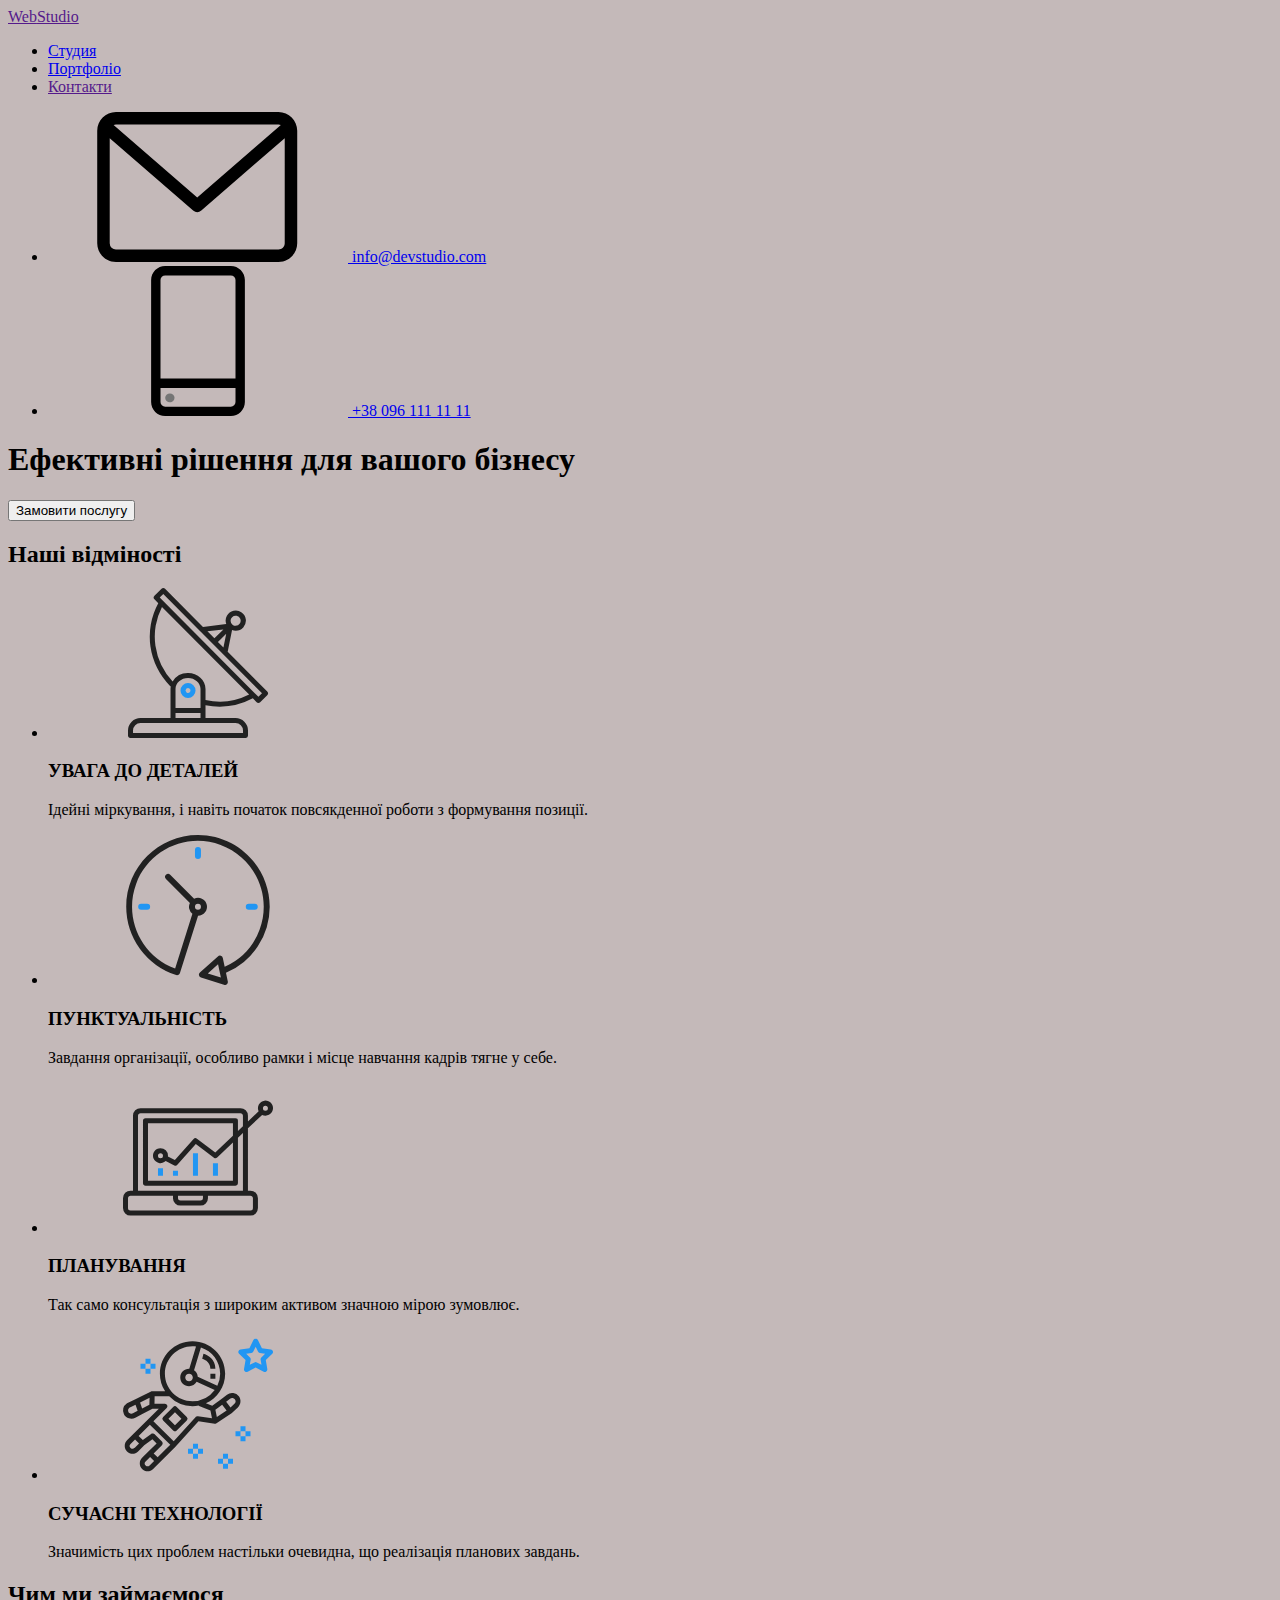
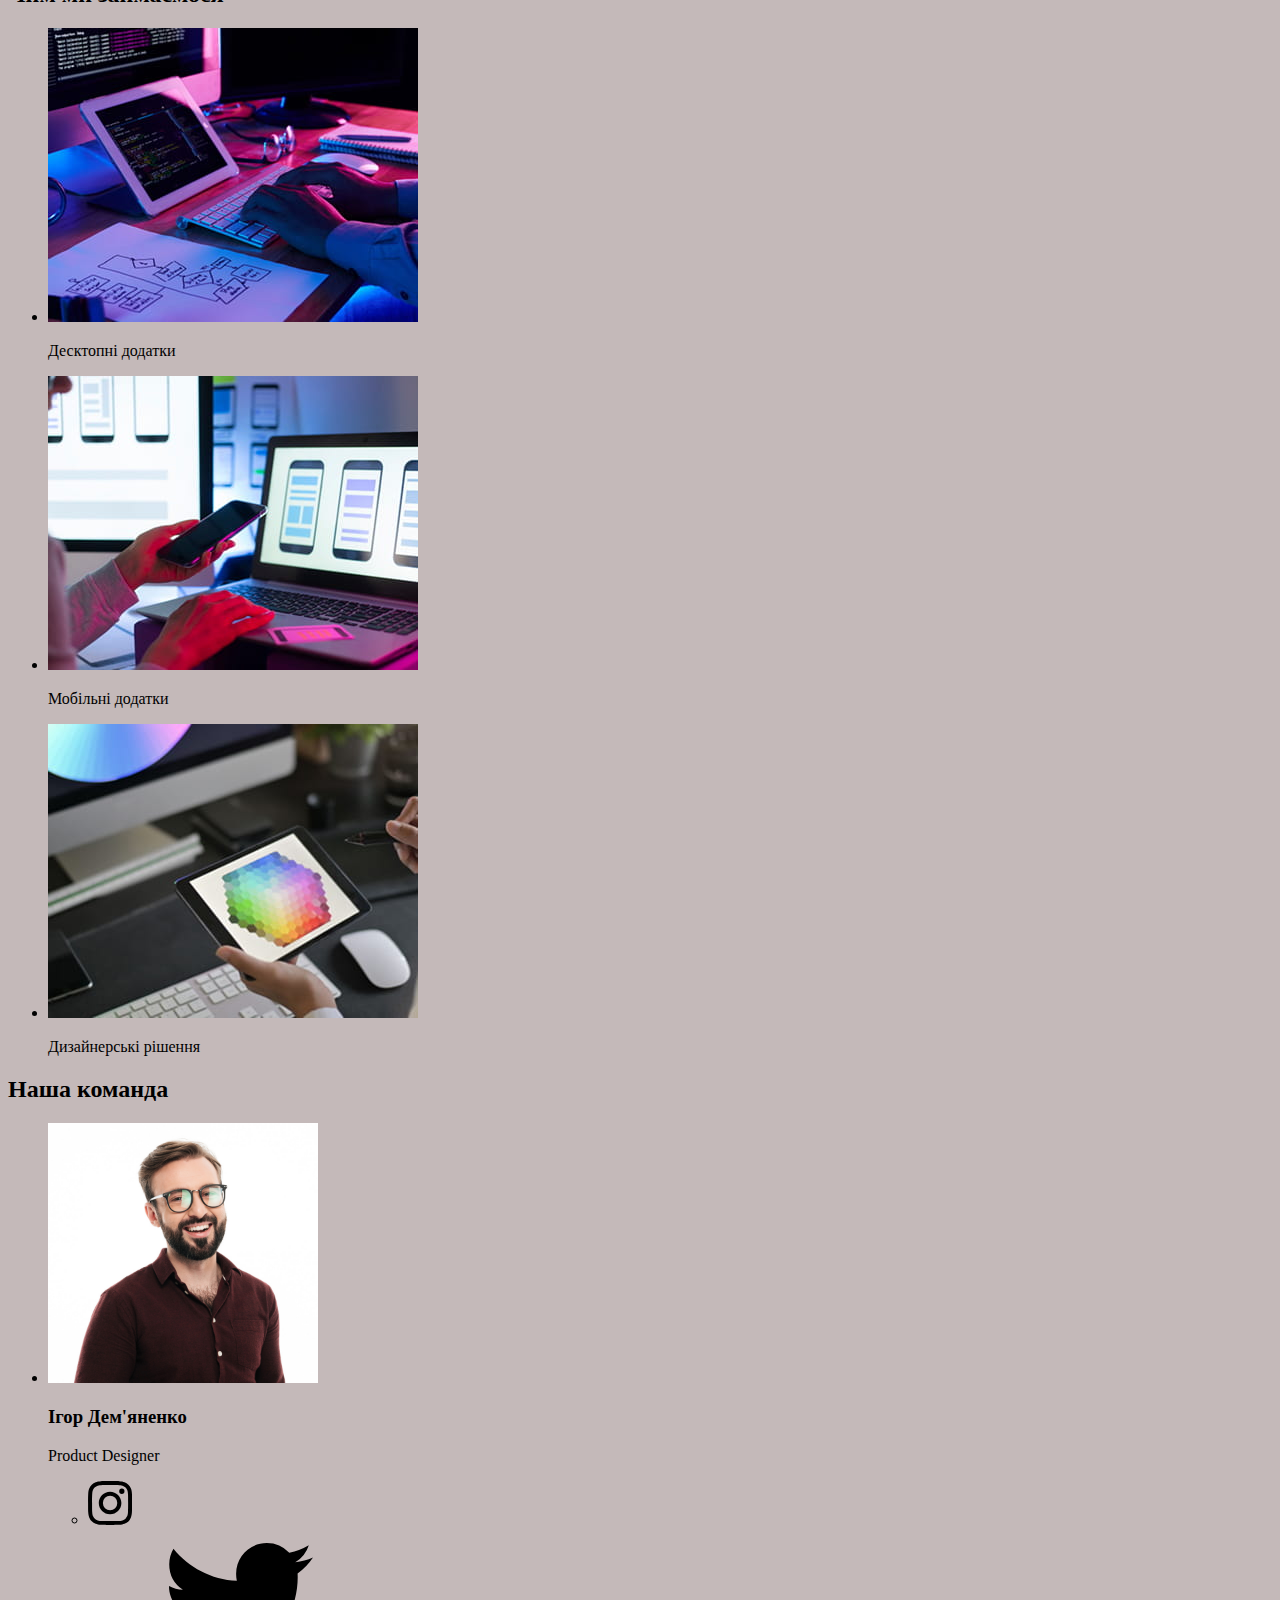
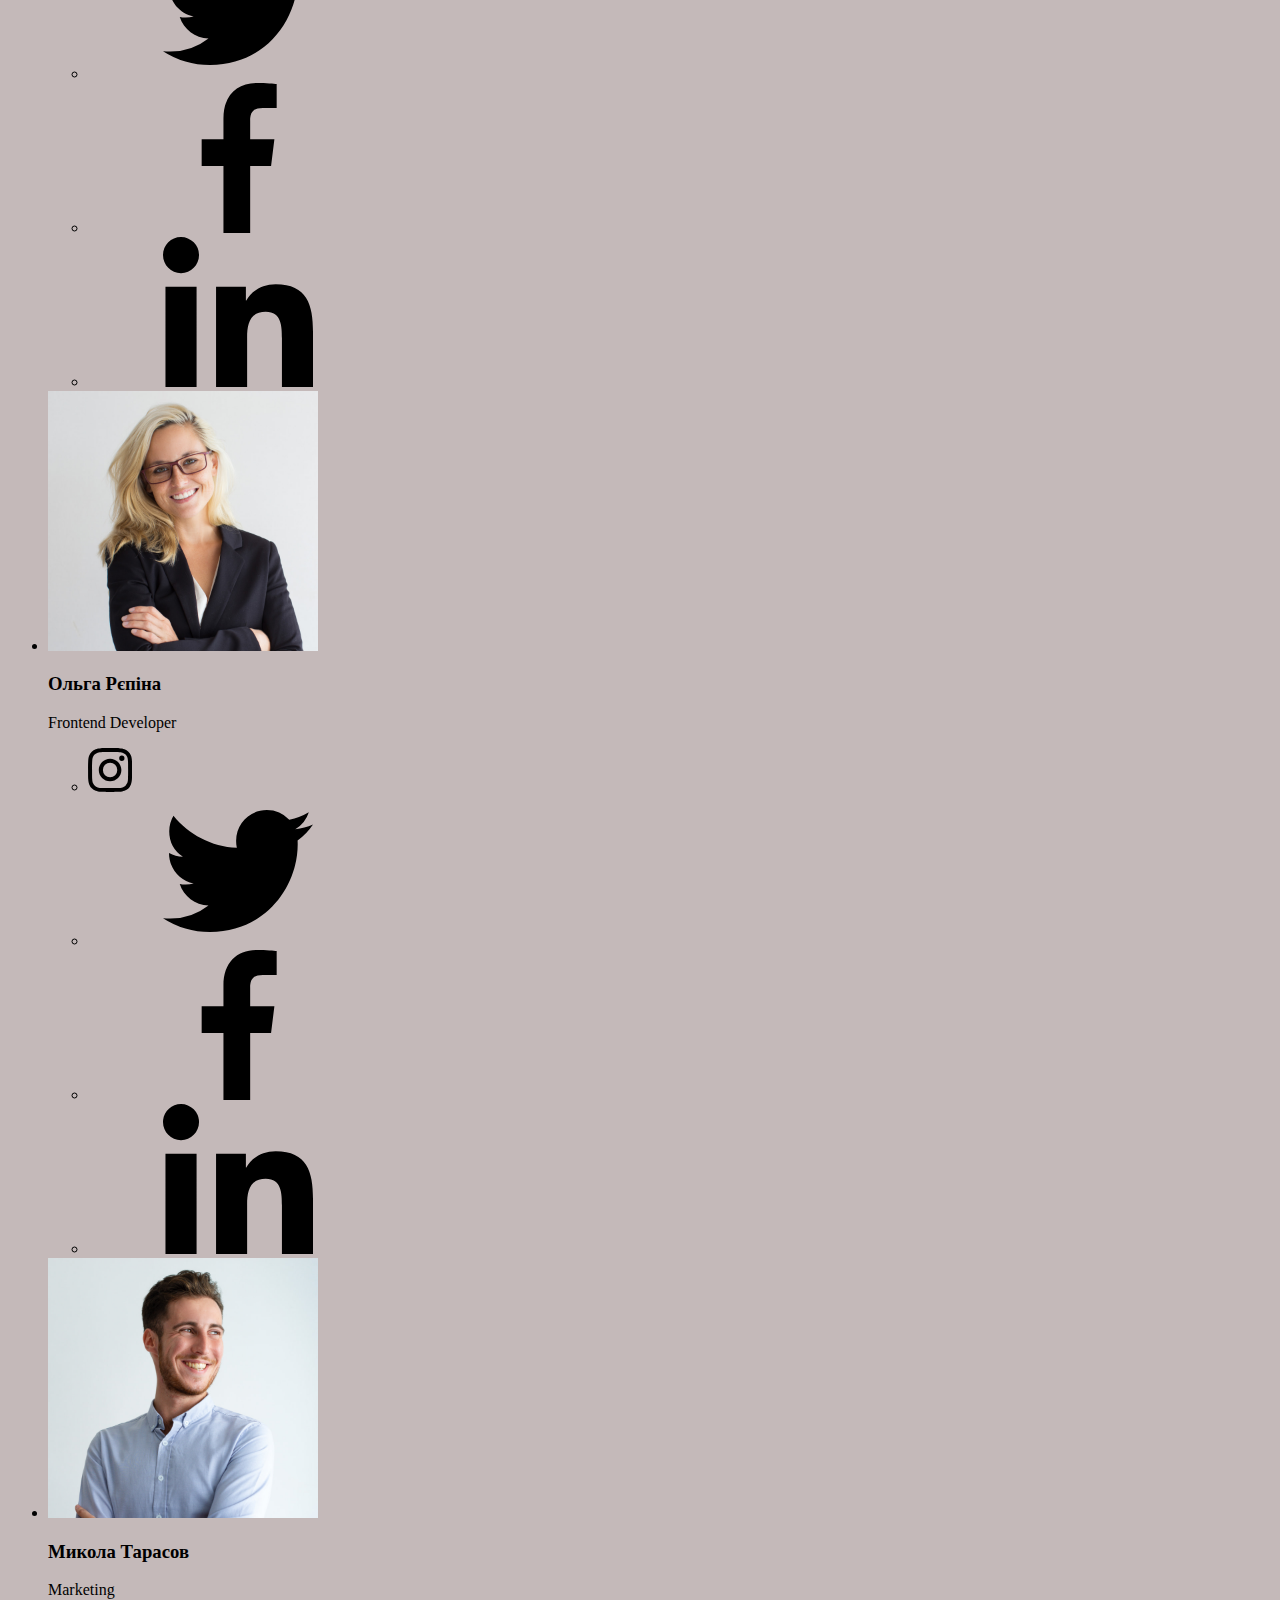
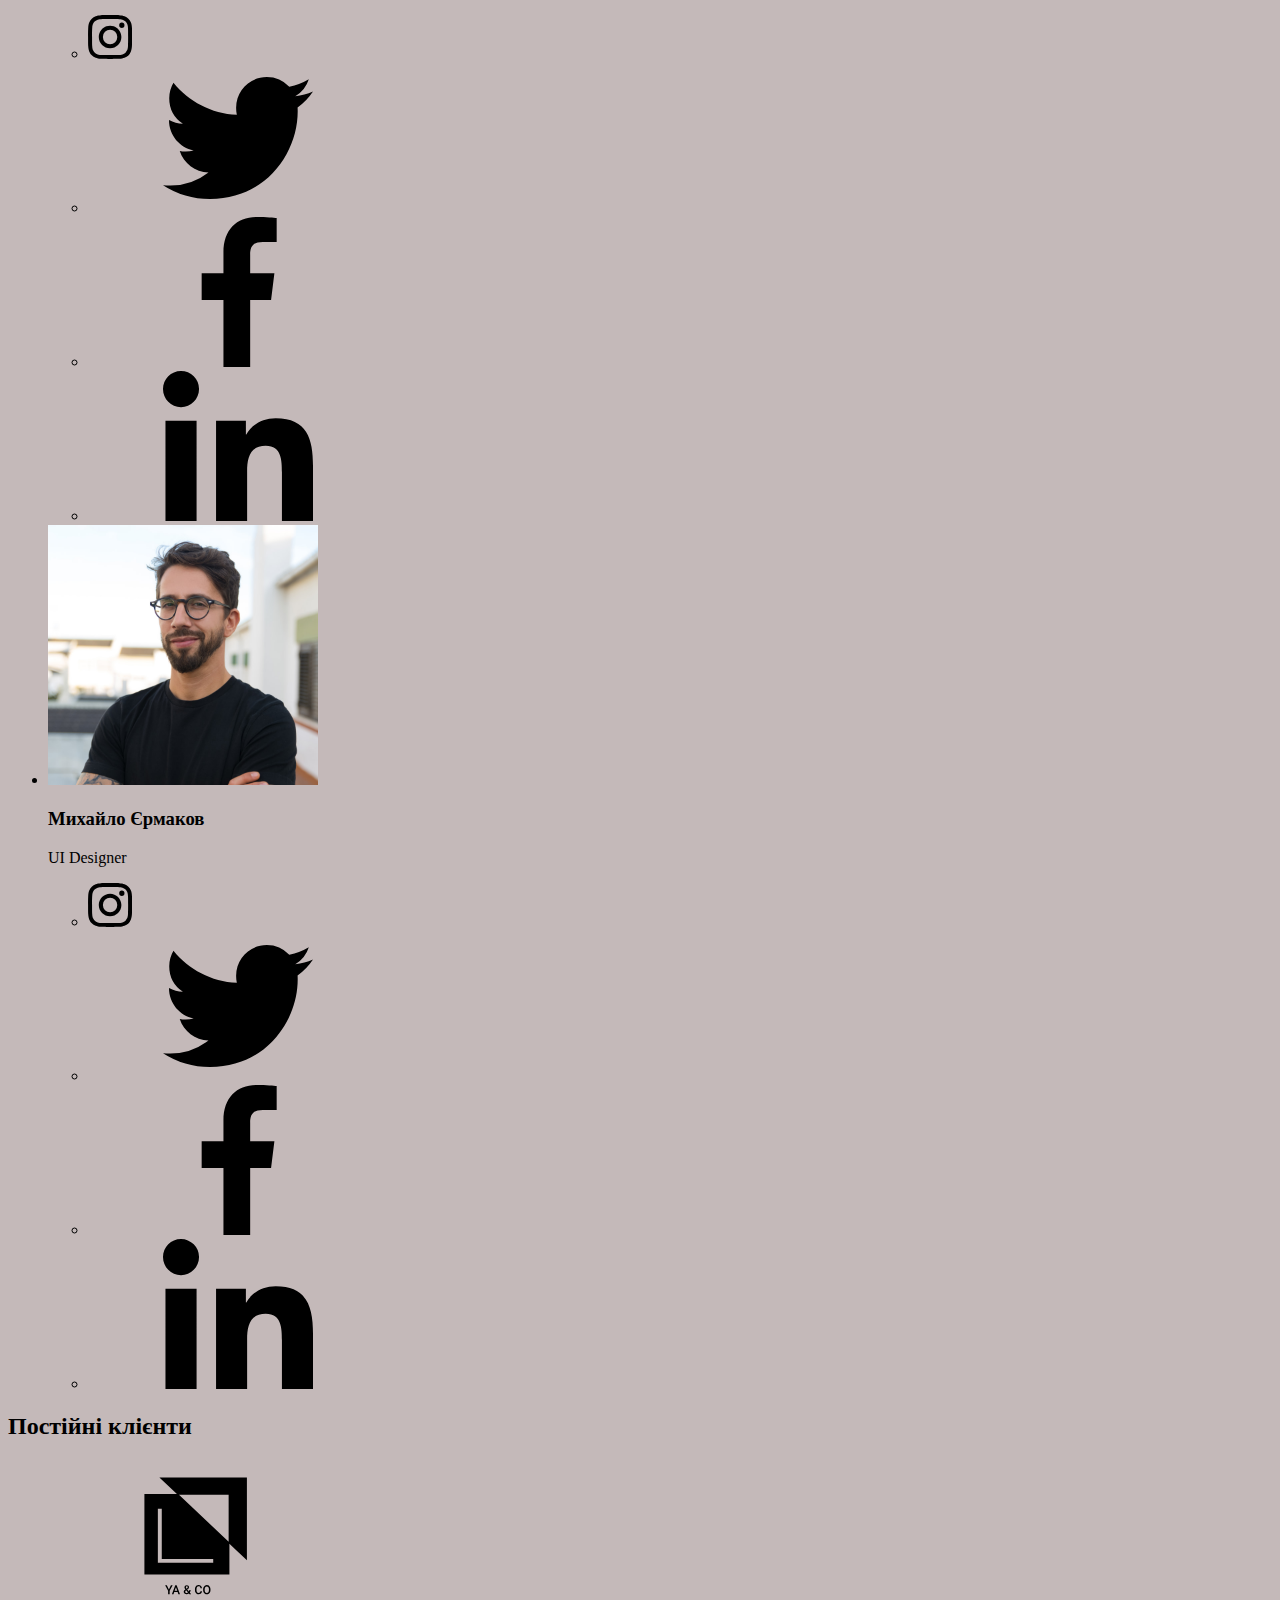
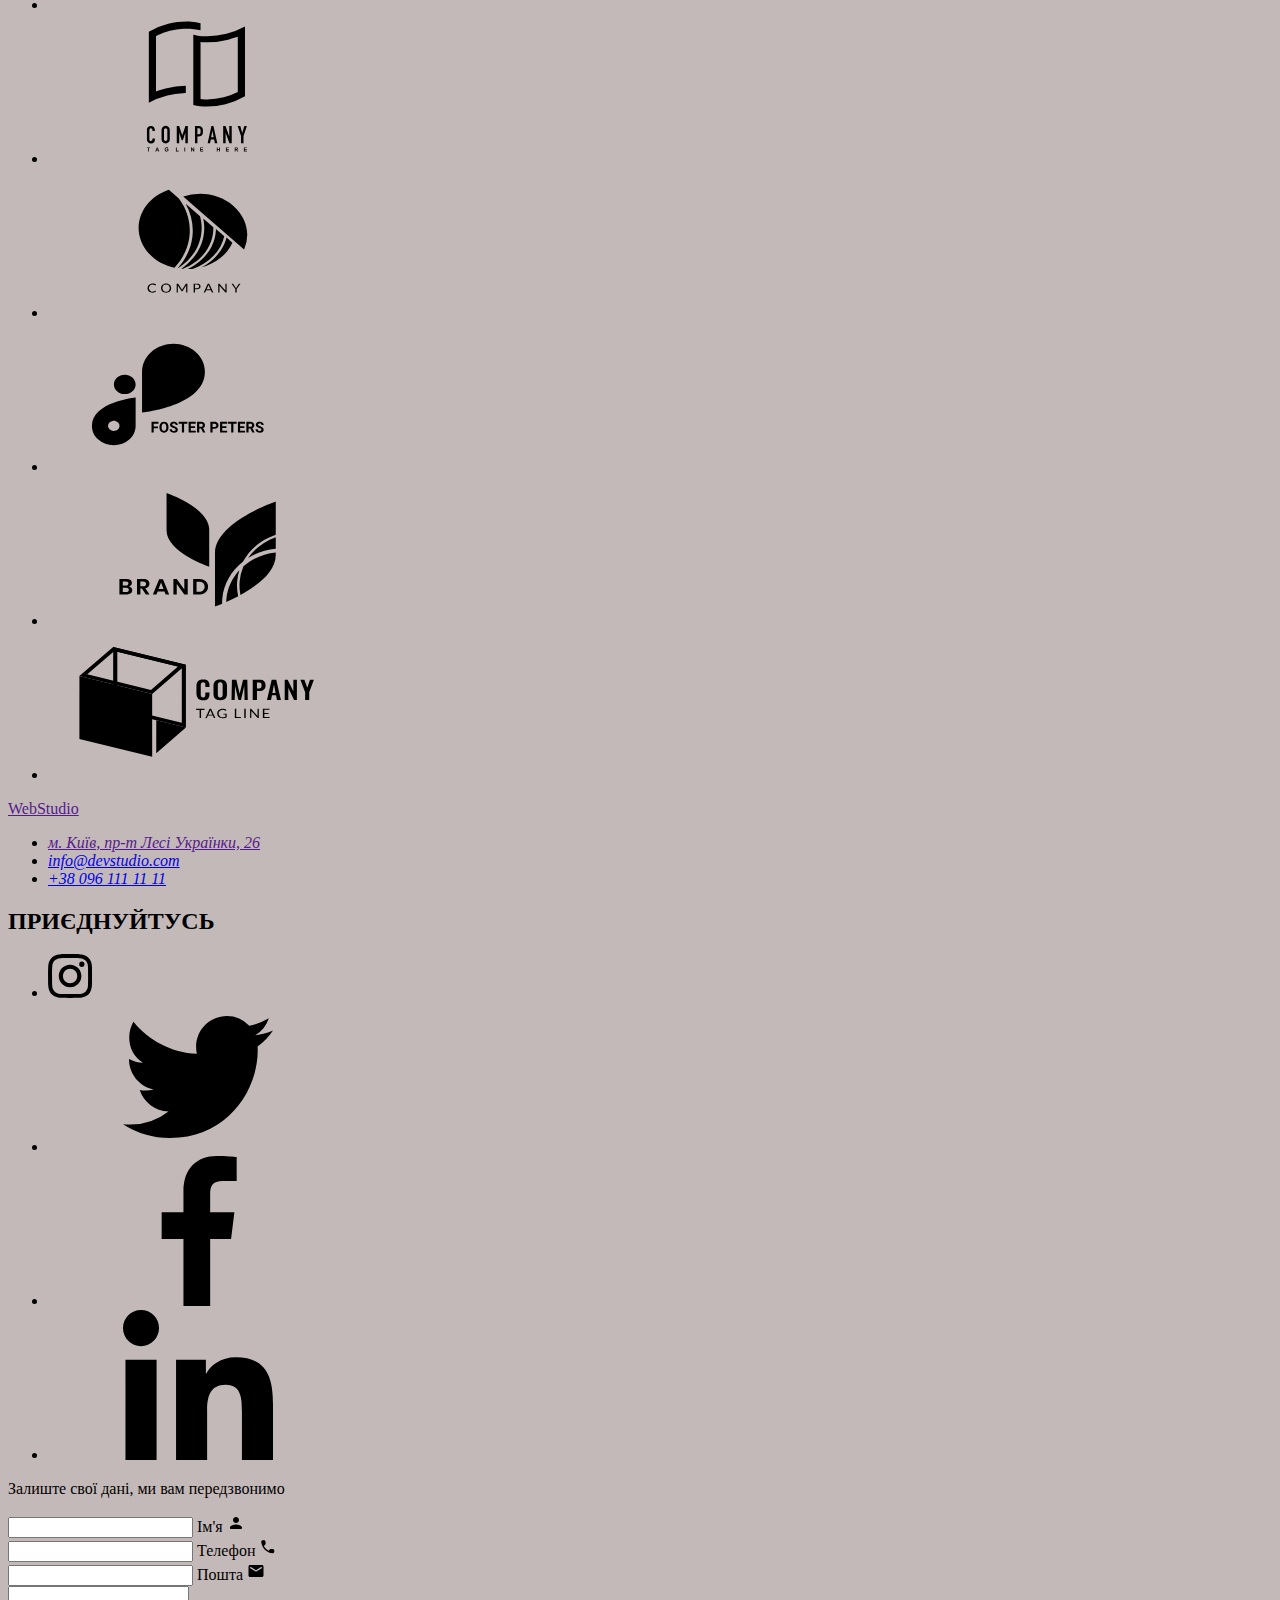
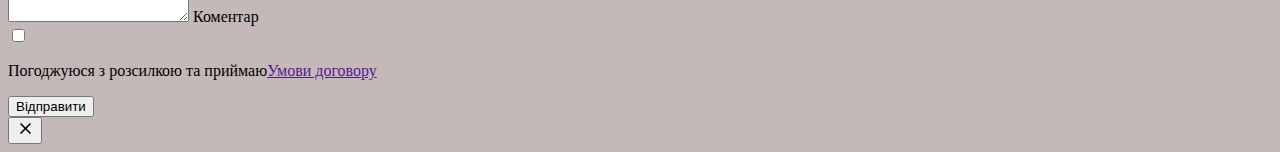
<file: index.html>
<!DOCTYPE html>
<html lang="en">
  <head>
    <meta charset="UTF-8" />
    <meta name="viewport" content="width=device-width, initial-scale=1.0" />
    <title>Document</title>
    <link
      href="https://fonts.googleapis.com/css2?family=Raleway:wght@700&family=Roboto:wght@100..900&display=swap"
      rel="stylesheet"
    />
    <link
      href="https://cdnjs.cloudflare.com/ajax/libs/modern-normalize/3.0.1/modern-normalize.min.css"
    />
    <link rel="stylesheet" href="./css/main.min.css" />
  </head>
  <body>
    <header>
      <div class="container">
        <nav class="navigation">
          <a href="" class="logo"><span class="logo-accent">Web</span>Studio</a>
          <ul class="menu-list">
            <li class="item accent">
              <a href="./index.html" class="link curent-page">Студия</a>
            </li>
            <li class="item">
              <a href="./portfolio.html" class="link">Портфоліо</a>
            </li>
            <li class="item"><a href="" class="link">Контакти</a></li>
          </ul>
          <ul class="contact-list">
            <li class="item">
              <a href="mailto: info@devstudio.com" class="link-adress">
                <svg class="icon-email">
                  <use href="./images/symbol-defs.svg#icon-email"></use>
                </svg>
                info@devstudio.com</a
              >
            </li>
            <li class="item">
              <a href="tel: +38 096 111 11 11" class="link-adress">
                <svg class="icon-phone">
                  <use href="./images/symbol-defs.svg#icon-smartphone"></use>
                </svg>
                +38 096 111 11 11</a
              >
            </li>
          </ul>
        </nav>
      </div>
    </header>
    <main>
      <section class="hero">
        <div class="container hero">
          <h1 class="title">Ефективні рішення для вашого бізнесу</h1>
          <button type="button" class="button" data-open-modal>Замовити послугу</button>
        </div>
      </section>
      <section class="about">
        <div class="container">
          <h2>Наші відміності</h2>
          <ul class="list">
            <li class="item">
              <div class="icon-box">
                <svg class="icon-about">
                  <use href="./images/symbol-defs.svg#antenna"></use>
                </svg>
              </div>
              <h3 class="title">УВАГА ДО ДЕТАЛЕЙ</h3>
              <p class="paragraphe">
                Ідейні міркування, і навіть початок повсякденної роботи з формування позиції.
              </p>
            </li>
            <li class="item">
              <div class="icon-box">
                <svg class="icon-about">
                  <use href="./images/symbol-defs.svg#clock"></use>
                </svg>
              </div>

              <h3 class="title">ПУНКТУАЛЬНІСТЬ</h3>
              <p class="paragraphe">
                Завдання організації, особливо рамки і місце навчання кадрів тягне у себе.
              </p>
            </li>
            <li class="item">
              <div class="icon-box">
                <svg class="icon-about">
                  <use href="./images/symbol-defs.svg#diagram"></use>
                </svg>
              </div>

              <h3 class="title">ПЛАНУВАННЯ</h3>
              <p class="paragraphe">
                Так само консультація з широким активом значною мірою зумовлює.
              </p>
            </li>
            <li class="item">
              <div class="icon-box">
                <svg class="icon-about">
                  <use href="./images/symbol-defs.svg#astronaut"></use>
                </svg>
              </div>

              <h3 class="title">СУЧАСНІ ТЕХНОЛОГІЇ</h3>
              <p class="paragraphe">
                Значимість цих проблем настільки очевидна, що реалізація планових завдань.
              </p>
            </li>
          </ul>
        </div>
      </section>
      <section class="work">
        <div class="container">
          <h2 class="title">Чим ми займаємося</h2>
          <ul class="work-list">
            <li class="item">
              <img src="./images/imgone.jpg" alt="" width="370px" />
              <div class="overlay"><p>Десктопні додатки</p></div>
            </li>
            <li class="item">
              <img src="./images/imgtwo.jpg" alt="" width="370px" />
              <div class="overlay"><p>Мобільні додатки</p></div>
            </li>
            <li class="item">
              <img src="./images/imgthree.jpg" alt="" width="370px" />
              <div class="overlay"><p>Дизайнерські рішення</p></div>
            </li>
          </ul>
        </div>
      </section>
      <section class="team">
        <div class="container">
          <h2 class="title">Наша команда</h2>
          <ul class="team-list">
            <li class="item">
              <img src="./images/igor.jpg" alt="Ігор Дем'яненко" width="270" />
              <h3 class="name">Ігор Дем'яненко</h3>
              <p class="description">Product Designer</p>
              <ul class="social-list">
                <li class="item">
                  <a href="">
                    <svg class="icon-social" width="44px" height="44px">
                      <use href="./images/symbol-defs.svg#instagram"></use>
                    </svg>
                  </a>
                </li>
                <li class="item">
                  <a href="">
                    <svg class="icon-social">
                      <use href="./images/symbol-defs.svg#twitter"></use>
                    </svg>
                  </a>
                </li>
                <li class="item">
                  <a href="">
                    <svg class="icon-social">
                      <use href="./images/symbol-defs.svg#facebook"></use>
                    </svg>
                  </a>
                </li>
                <li class="item">
                  <a href="">
                    <svg class="icon-social">
                      <use href="./images/symbol-defs.svg#linkedin"></use>
                    </svg>
                  </a>
                </li>
              </ul>
            </li>
            <li class="item">
              <img src="./images/olga.jpg" alt="Ольга Рєпіна" width="270" />
              <h3 class="name">Ольга Рєпіна</h3>
              <p class="description">Frontend Developer</p>
              <ul class="social-list">
                <li class="item">
                  <a href="">
                    <svg class="icon-social" width="44px" height="44px">
                      <use href="./images/symbol-defs.svg#instagram"></use>
                    </svg>
                  </a>
                </li>
                <li class="item">
                  <a href="">
                    <svg class="icon-social">
                      <use href="./images/symbol-defs.svg#twitter"></use>
                    </svg>
                  </a>
                </li>
                <li class="item">
                  <a href="">
                    <svg class="icon-social">
                      <use href="./images/symbol-defs.svg#facebook"></use>
                    </svg>
                  </a>
                </li>
                <li class="item">
                  <a href="">
                    <svg class="icon-social">
                      <use href="./images/symbol-defs.svg#linkedin"></use>
                    </svg>
                  </a>
                </li>
              </ul>
            </li>
            <li class="item">
              <img src="./images/kolyn.jpg" alt="Микола Тарасов" width="270" />
              <h3 class="name">Микола Тарасов</h3>
              <p class="description">Marketing</p>
              <ul class="social-list">
                <li class="item">
                  <a href="">
                    <svg class="icon-social" width="44px" height="44px">
                      <use href="./images/symbol-defs.svg#instagram"></use>
                    </svg>
                  </a>
                </li>
                <li class="item">
                  <a href="">
                    <svg class="icon-social">
                      <use href="./images/symbol-defs.svg#twitter"></use>
                    </svg>
                  </a>
                </li>
                <li class="item">
                  <a href="">
                    <svg class="icon-social">
                      <use href="./images/symbol-defs.svg#facebook"></use>
                    </svg>
                  </a>
                </li>
                <li class="item">
                  <a href="">
                    <svg class="icon-social">
                      <use href="./images/symbol-defs.svg#linkedin"></use>
                    </svg>
                  </a>
                </li>
              </ul>
            </li>
            <li class="item">
              <img src="./images/miha.jpg" alt="Михайло Єрмаков" width="270" />
              <h3 class="name">Михайло Єрмаков</h3>
              <p class="description">UI Designer</p>
              <ul class="social-list">
                <li class="item">
                  <a href="">
                    <svg class="icon-social" width="44px" height="44px">
                      <use href="./images/symbol-defs.svg#instagram"></use>
                    </svg>
                  </a>
                </li>
                <li class="item">
                  <a href="">
                    <svg class="icon-social">
                      <use href="./images/symbol-defs.svg#twitter"></use>
                    </svg>
                  </a>
                </li>
                <li class="item">
                  <a href="">
                    <svg class="icon-social">
                      <use href="./images/symbol-defs.svg#facebook"></use>
                    </svg>
                  </a>
                </li>
                <li class="item">
                  <a href="">
                    <svg class="icon-social">
                      <use href="./images/symbol-defs.svg#linkedin"></use>
                    </svg>
                  </a>
                </li>
              </ul>
            </li>
          </ul>
        </div>
      </section>
      <section class="clients">
        <div class="container">
          <h2>Постійні клієнти</h2>
          <ul class="list-clients">
            <li class="item">
              <a href="">
                <svg class="icon-client">
                  <use href="./images/symbol-defs.svg#Logo"></use>
                </svg>
              </a>
            </li>
            <li class="item">
              <a href="">
                <svg class="icon-client">
                  <use href="./images/symbol-defs.svg#Logo-1"></use>
                </svg>
              </a>
            </li>
            <li class="item">
              <a href="">
                <svg class="icon-client">
                  <use href="./images/symbol-defs.svg#Logo-2"></use>
                </svg>
              </a>
            </li>
            <li class="item">
              <a href="">
                <svg class="icon-client">
                  <use href="./images/symbol-defs.svg#Logo-3"></use>
                </svg>
              </a>
            </li>
            <li class="item">
              <a href="">
                <svg class="icon-client">
                  <use href="./images/symbol-defs.svg#Logo-4"></use>
                </svg>
              </a>
            </li>
            <li class="item">
              <a href="">
                <svg class="icon-client">
                  <use href="./images/symbol-defs.svg#Logo-5"></use>
                </svg>
              </a>
            </li>
          </ul>
        </div>
      </section>
      <footer class="footer">
        <div class="container">
          <div>
            <a href="" class="logo"><span class="logo-accent">Web</span>Studio</a>
            <address class="adress">
              <ul class="list">
                <li class="item">
                  <a href="" class="link-adress"> м. Київ, пр-т Лесі Українки, 26 </a>
                </li>
                <li class="item">
                  <a href="mailto: info@devstudio.com" class="link">info@devstudio.com</a>
                </li>
                <li class="item">
                  <a href="tel: +38 096 111 11 11" class="link">+38 096 111 11 11</a>
                </li>
              </ul>
            </address>
          </div>
          <div class="social-box">
            <h2>ПРИЄДНУЙТУСЬ</h2>
            <ul class="social-list">
              <li class="item">
                <a href="">
                  <svg class="icon-social" width="44px" height="44px">
                    <use href="./images/symbol-defs.svg#instagram"></use>
                  </svg>
                </a>
              </li>
              <li class="item">
                <a href="">
                  <svg class="icon-social">
                    <use href="./images/symbol-defs.svg#twitter"></use>
                  </svg>
                </a>
              </li>
              <li class="item">
                <a href="">
                  <svg class="icon-social">
                    <use href="./images/symbol-defs.svg#facebook"></use>
                  </svg>
                </a>
              </li>
              <li class="item">
                <a href="">
                  <svg class="icon-social">
                    <use href="./images/symbol-defs.svg#linkedin"></use>
                  </svg>
                </a>
              </li>
            </ul>
          </div>
        </div>
      </footer>
      <div class="backdrop is-hidden" data-backdrop>
        <div class="modal">
          <form class="form" action="" autocomplite="off">
            <p class="dscr">Залиште свої дані, ми вам передзвонимо</p>

            <div class="field-box">
              <input class="field-input" type="text" id="person" placeholder=" " />
              <label class="field-label" for="person">Ім'я</label>
              <svg class="icon" width="18px" height="18px">
                <use href="./images/symbol-defs.svg#person"></use>
              </svg>
            </div>

            <div class="field-box">
              <input class="field-input" type="tel" placeholder=" " />
              <label class="field-label" for="">Телефон </label>
              <svg class="icon" width="18px" height="18px">
                <use href="./images/symbol-defs.svg#phone-black"></use>
              </svg>
            </div>

            <div class="field-box">
              <input class="field-input" type="email" placeholder=" " />
              <label class="field-label" for="">Пошта </label>
              <svg class="icon" width="18px" height="18px">
                <use href="./images/symbol-defs.svg#email-black"></use>
              </svg>
            </div>

            <div class="field-comment">
              <textarea class="comment" name="comment" id="comment" placeholder=" "></textarea>

              <label class="comment-label" for="comment">Коментар </label>
            </div>

            <div class="police-box">
              <label class="police-label" for="police"
                ><input class="police-input" type="checkbox" name="police" id="police" /><span
                  class="police-icon"
                ></span>
                <p>Погоджуюся з розсилкою та приймаю<a href="">Умови договору</a></p>
              </label>
            </div>
            <button class="btn-submit" type="submit">Відправити</button>
          </form>

          <button class="btn-modal" data-close-modal>
            <svg class="icon-close" width="18px" height="18px">
              <use href="./images/symbol-defs.svg#btn-close"></use>
            </svg>
          </button>
        </div>
      </div>

      <script>
        const refs = {
          openModalBtn: document.querySelector('[data-open-modal]'),
          closeModalBtn: document.querySelector('[data-close-modal]'),
          backdrop: document.querySelector('[data-backdrop]'),
        };

        refs.openModalBtn.addEventListener('click', toggleModal);
        refs.closeModalBtn.addEventListener('click', toggleModal);

        refs.backdrop.addEventListener('click', logBackdropClick);

        function toggleModal() {
          refs.backdrop.classList.toggle('is-hidden');
        }

        function logBackdropClick() {
          console.log('Это клик в бекдроп');
        }
      </script>
    </main>
  </body>
</html>
</file>
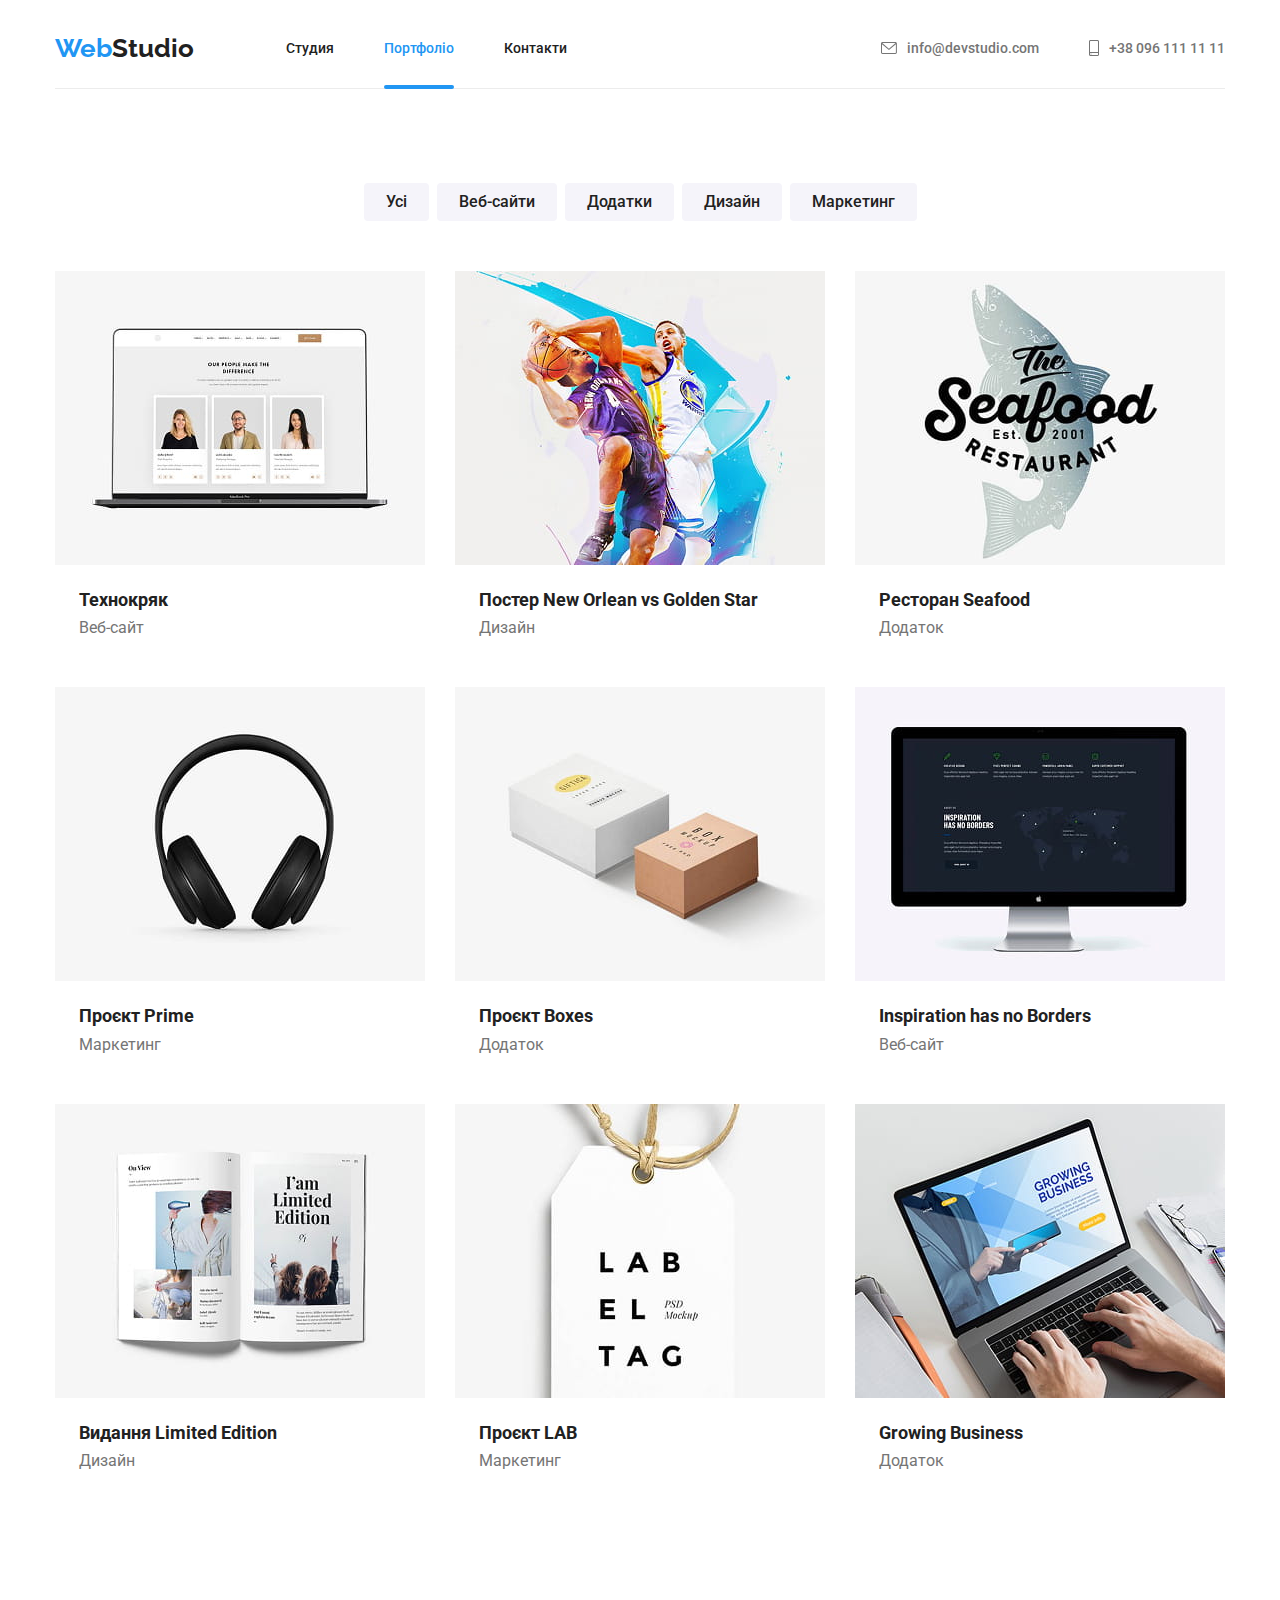
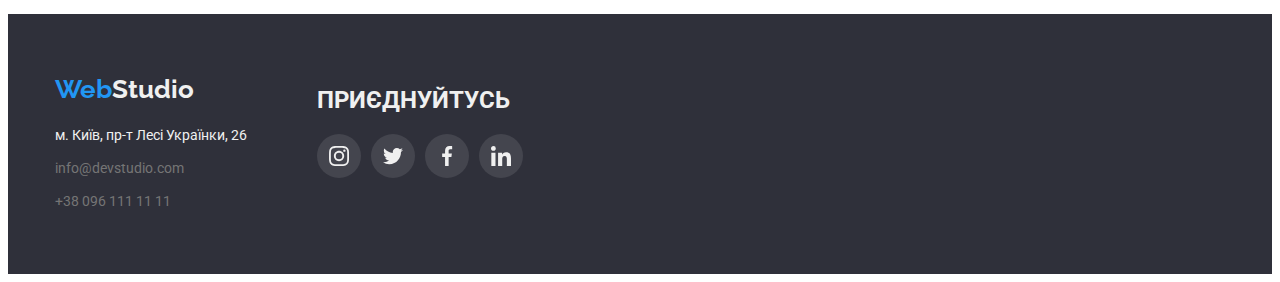
<file: portfolio.html>
<!DOCTYPE html>
<html lang="en">
  <head>
    <meta charset="UTF-8" />
    <meta name="viewport" content="width=device-width, initial-scale=1.0" />
    <title>Document</title>
    <link
      href="https://fonts.googleapis.com/css2?family=Raleway:wght@700&family=Roboto:wght@100..900&display=swap"
      rel="stylesheet"
    />
    <link
      href="https://cdnjs.cloudflare.com/ajax/libs/modern-normalize/3.0.1/modern-normalize.min.css"
    />
    <link rel="stylesheet" href="./css/styles.css" />
  </head>
  <body>
    <header>
      <div class="container">
        <nav class="navigation">
          <a href="" class="logo"><span class="logo-accent">Web</span>Studio</a>
          <ul class="menu-list">
            <li class="item"><a href="./index.html" class="link">Студия</a></li>
            <li class="item accent">
              <a href="./portfolio.html" class="link curent-page">Портфоліо</a>
            </li>
            <li class="item"><a href="" class="link">Контакти</a></li>
          </ul>
          <ul class="contact-list">
            <li class="item">
              <a href="mailto: info@devstudio.com" class="link-adress">
                <svg class="icon-email">
                  <use href="./images/symbol-defs.svg#icon-email"></use>
                </svg>
                info@devstudio.com</a
              >
            </li>
            <li class="item">
              <a href="tel: +38 096 111 11 11" class="link-adress">
                <svg class="icon-phone">
                  <use href="./images/symbol-defs.svg#icon-smartphone"></use>
                </svg>
                +38 096 111 11 11</a
              >
            </li>
          </ul>
        </nav>
      </div>
    </header>
    <main>
      <section class="portfolio">
        <div class="container">
          <ul class="list-portfolio-filter">
            <li class="item"><button type="button">Усі</button></li>
            <li class="item"><button type="button">Веб-сайти</button></li>
            <li class="item"><button type="button">Додатки</button></li>
            <li class="item"><button type="button">Дизайн</button></li>
            <li class="item"><button type="button">Маркетинг</button></li>
          </ul>
          <ul class="list-portfolio">
            <li class="item">
              <div class="overlay">
                <img src="./images/imgOne (3).jpg" alt="" width="370px" />
                <div class="thumb">
                  <p>
                    Ресурс пропонує комплексні пропозиції з різним рівнем функціоналу та сервісів.
                    Все це дозволить відвідувачу отримати вичерпні відомості про компанію чи
                    приватну особу.
                  </p>
                </div>
              </div>
              <h2>Технокряк</h2>
              <p>Веб-сайт</p>
            </li>
            <li class="item">
              <div class="overlay">
                <img src="./images/imgTwo (2).jpg" alt="" width="370px" />
                <div class="thumb">
                  <p>
                    Ресурс пропонує комплексні пропозиції з різним рівнем функціоналу та сервісів.
                    Все це дозволить відвідувачу отримати вичерпні відомості про компанію чи
                    приватну особу.
                  </p>
                </div>
              </div>
              <h2>Постер New Orlean vs Golden Star</h2>
              <p>Дизайн</p>
            </li>
            <li class="item">
              <div class="overlay">
                <img src="./images/imgThree (2).jpg" alt="" width="370px" />
                <div class="thumb">
                  <p>
                    Ресурс пропонує комплексні пропозиції з різним рівнем функціоналу та сервісів.
                    Все це дозволить відвідувачу отримати вичерпні відомості про компанію чи
                    приватну особу.
                  </p>
                </div>
              </div>
              <h2>Ресторан Seafood</h2>
              <p>Додаток</p>
            </li>
            <li class="item">
              <div class="overlay">
                <img src="./images/imgFour.jpg" alt="" width="370px" />
                <div class="thumb">
                  <p>
                    Ресурс пропонує комплексні пропозиції з різним рівнем функціоналу та сервісів.
                    Все це дозволить відвідувачу отримати вичерпні відомості про компанію чи
                    приватну особу.
                  </p>
                </div>
              </div>
              <h2>Проєкт Prime</h2>
              <p>Маркетинг</p>
            </li>
            <li class="item">
              <div class="overlay">
                <img src="./images/imgFive.jpg" alt="" width="370px" />
                <div class="thumb">
                  <p>
                    Ресурс пропонує комплексні пропозиції з різним рівнем функціоналу та сервісів.
                    Все це дозволить відвідувачу отримати вичерпні відомості про компанію чи
                    приватну особу.
                  </p>
                </div>
              </div>
              <h2>Проєкт Boxes</h2>
              <p>Додаток</p>
            </li>
            <li class="item">
              <div class="overlay">
                <img src="./images/imgSix.jpg" alt="" width="370px" />
                <div class="thumb">
                  <p>
                    Ресурс пропонує комплексні пропозиції з різним рівнем функціоналу та сервісів.
                    Все це дозволить відвідувачу отримати вичерпні відомості про компанію чи
                    приватну особу.
                  </p>
                </div>
              </div>
              <h2>Inspiration has no Borders</h2>
              <p>Веб-сайт</p>
            </li>
            <li class="item">
              <div class="overlay">
                <img src="./images/imgSeven.jpg" alt="" width="370px" />
                <div class="thumb">
                  <p>
                    Ресурс пропонує комплексні пропозиції з різним рівнем функціоналу та сервісів.
                    Все це дозволить відвідувачу отримати вичерпні відомості про компанію чи
                    приватну особу.
                  </p>
                </div>
              </div>
              <h2>Видання Limited Edition</h2>
              <p>Дизайн</p>
            </li>
            <li class="item">
              <div class="overlay">
                <img src="./images/imgEght.jpg" alt="" width="370px" />
                <div class="thumb">
                  <p>
                    Ресурс пропонує комплексні пропозиції з різним рівнем функціоналу та сервісів.
                    Все це дозволить відвідувачу отримати вичерпні відомості про компанію чи
                    приватну особу.
                  </p>
                </div>
              </div>
              <h2>Проєкт LAB</h2>
              <p>Маркетинг</p>
            </li>
            <li class="item">
              <div class="overlay">
                <img src="./images/imgNine.jpg" alt="" width="370px" />
                <div class="thumb">
                  <p>
                    Ресурс пропонує комплексні пропозиції з різним рівнем функціоналу та сервісів.
                    Все це дозволить відвідувачу отримати вичерпні відомості про компанію чи
                    приватну особу.
                  </p>
                </div>
              </div>
              <h2>Growing Business</h2>
              <p>Додаток</p>
            </li>
          </ul>
        </div>
      </section>
      <footer class="footer">
        <div class="container">
          <div>
            <a href="" class="logo"><span class="logo-accent">Web</span>Studio</a>
            <address class="adress">
              <ul class="list">
                <li class="item">
                  <a href="" class="link-adress"> м. Київ, пр-т Лесі Українки, 26 </a>
                </li>
                <li class="item">
                  <a href="mailto: info@devstudio.com" class="link">info@devstudio.com</a>
                </li>
                <li class="item">
                  <a href="tel: +38 096 111 11 11" class="link">+38 096 111 11 11</a>
                </li>
              </ul>
            </address>
          </div>
          <div class="social-box">
            <h2>ПРИЄДНУЙТУСЬ</h2>
            <ul class="social-list">
              <li class="item">
                <a href="">
                  <svg class="icon-social" width="44px" height="44px">
                    <use href="./images/symbol-defs.svg#instagram"></use>
                  </svg>
                </a>
              </li>
              <li class="item">
                <a href="">
                  <svg class="icon-social">
                    <use href="./images/symbol-defs.svg#twitter"></use>
                  </svg>
                </a>
              </li>
              <li class="item">
                <a href="">
                  <svg class="icon-social">
                    <use href="./images/symbol-defs.svg#facebook"></use>
                  </svg>
                </a>
              </li>
              <li class="item">
                <a href="">
                  <svg class="icon-social">
                    <use href="./images/symbol-defs.svg#linkedin"></use>
                  </svg>
                </a>
              </li>
            </ul>
          </div>
        </div>
      </footer>
    </main>
  </body>
</html>
</file>
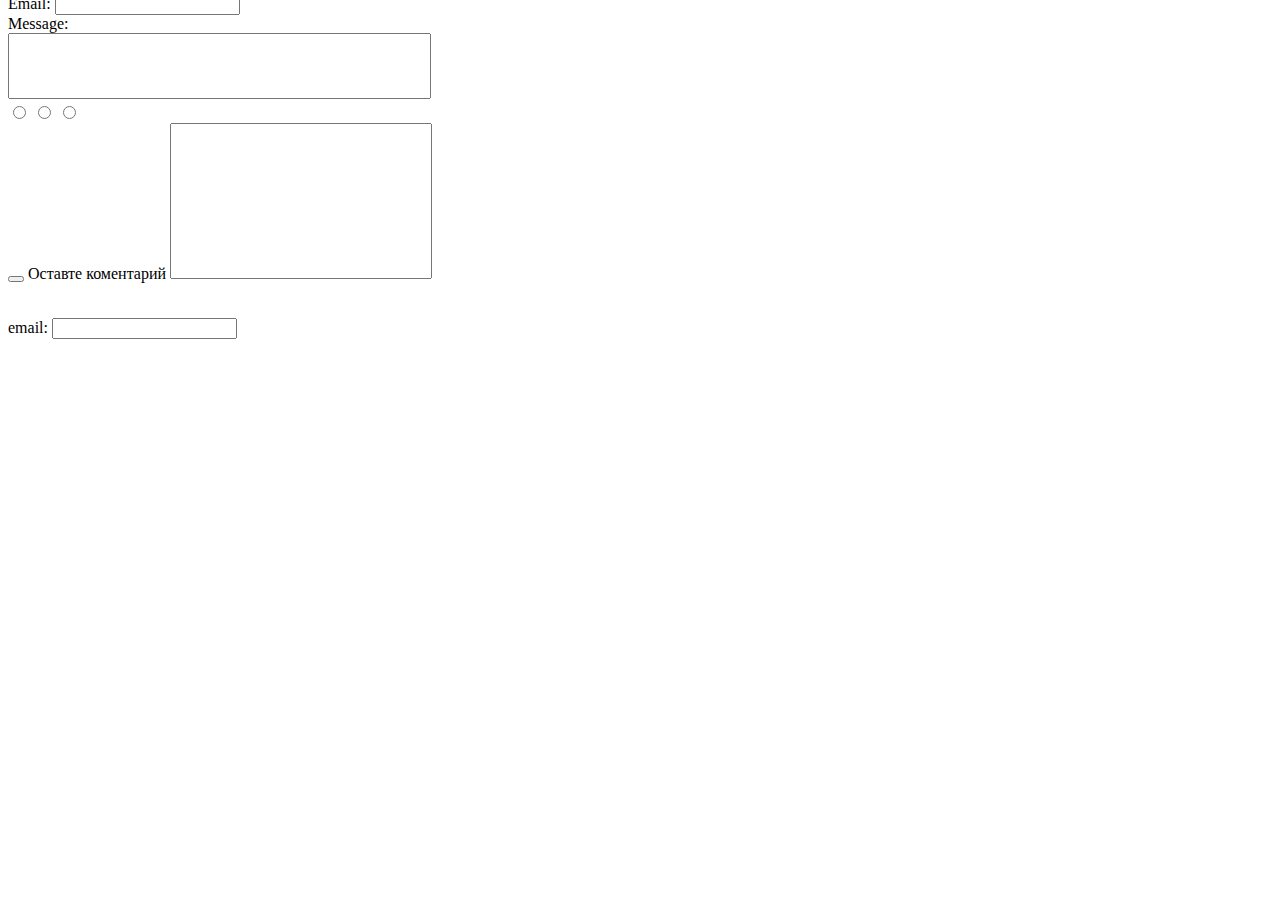
<file: html.css/tags.html>
<!DOCTYPE html>
<html lang="en">
  <head>
    <meta charset="UTF-8" />
    <meta name="viewport" content="width=device-width, initial-scale=1.0" />
    <title>Form Example</title>
    <link rel="stylesheet" href="property.css" />
  </head>
  <body>
    <form action="/submit" method="post">
      <label for="name">Name:</label>
      <input type="text" id="name" name="name" required autofocus /><br />

      <label for="email">Email:</label>
      <input type="email" id="email" name="email" required /><br />

      <label for="message">Message:</label><br />
      <textarea id="message" name="message" rows="4" cols="50" required></textarea><br />

      <div role="group">
        <input type="radio" name="experience" value="junior" id="junior" />
        <input type="radio" name="experience" value="middle" id="middle" />
        <input type="radio" name="experience" value="senior" id="senior" />
      </div>

      <button type="submit" value="Submit"></button>

      <label for="comment">Оставте коментарий</label>
      <textarea name="comment" id="comment" cols="30" rows="10"></textarea>
    </form>
  </body>
</html>

<label for="mail">email:</label>
<input type="email" name="mail" id="mail"/>
</file>
<file: css/styles.css>
:root {
  --color-primery: #f0f0f0;
  --color-title: #212121;
  --color-parragraph: #757575;
  --color-accent: #2196f3;
  --color-border: #afb1b8;
}

*,
*::before,
*::after {
  list-style: none;
  text-decoration: none;
  box-sizing: border-box;
}

h1,
h2,
h3,
p,
ul {
  margin-top: 0;
  margin-bottom: 0;
  padding: 0;
}

body {
  color: var(--color-title);
  font-family: Roboto;
}

.container {
  max-width: 1200px;
  margin: 0 auto;
  padding: 0 15px;
}

.item.accent {
  position: relative;
}

.curent-page::after {
  position: absolute;
  content: '';
  display: block;
  bottom: -1px;
  left: 0;

  width: 100%;
  height: 4px;
  border-radius: 2px;

  background-color: var(--color-accent);
}

.container.hero {
  max-width: 1600px;
  text-align: center;
  height: 600px;
}

.navigation {
  border-bottom: 1px solid #ececec;
  display: flex;
  align-items: center;
  font-weight: 500;
  font-size: 14px;
  line-height: 1.17;
  letter-spacing: 2%;
}

.navigation .logo {
  margin-right: 92px;
}

.container.hero .title {
  max-width: 696px;
  margin-left: auto;
  margin-right: auto;
  padding-top: 200px;
  font-weight: 900;
  font-size: 44px;
  line-height: 1.36;
  letter-spacing: 6%;
}

.hero {
  background-image: url('../images/BG.jpg');
  background-repeat: no-repeat;
  background-position: center;
  color: var(--color-primery);
}

.hero .button {
  font-weight: 700;
  font-size: 16px;
  line-height: 1.87;
  letter-spacing: 6%;

  width: 216px;
  height: 50px;
  margin-top: 30px;
  color: var(--color-primery);
  background-color: var(--color-accent);
  border: none;
  border-radius: 4px;
  cursor: pointer;
}

/* menu-list */

.menu-list {
  display: flex;
  align-items: center;
  margin-right: auto;
  margin-top: 0;
  margin-bottom: 0;
}

.menu-list .item:nth-last-child(1n + 2) {
  margin-right: 50px;
}

.menu-list .link {
  display: inline-block;
  padding: 32px 0px;
  color: var(--color-title);
}

.curent-page.link {
  color: var(--color-accent);
}

.contact-list {
  display: flex;
  align-items: center;
}

.contact-list .item:first-child {
  margin-right: 50px;
}

.contact-list .link-adress {
  display: flex;
  align-items: center;
}

.navigation .logo,
.footer .logo {
  font-family: Raleway;
  font-weight: 700;
  font-size: 26px;
  line-height: 1.17;
  letter-spacing: 3%;

  color: var(--color-title);
}

.logo .logo-accent {
  color: var(--color-accent);
}

.navigation .link:hover {
  color: var(--color-accent);
}

.navigation .link-adress {
  color: var(--color-parragraph);
}

.navigation .link-adress:hover {
  color: var(--color-accent);
}

.about h2 {
  display: none;
}

.about .title {
  margin-top: 0;
  margin-bottom: 0;
  font-family: Roboto;
  font-weight: 700;
  font-size: 14px;
  line-height: 16.41px;
  letter-spacing: 3%;
}

.about .list {
  display: flex;
  padding-top: 94px;
  padding-bottom: 94px;
}

.about .title {
  margin-bottom: 10px;
}

.about .item {
  width: 270px;
  margin-right: 30px;
}

.about .item:last-child {
  margin-right: 0;
}

.about .paragraphe {
  font-family: Roboto;
  font-size: 14px;
  line-height: 24px;
  letter-spacing: 3%;
}

.about .icon-box {
  display: flex;
  align-items: center;
  justify-content: center;
  background: #f5f4fa;
  border-radius: 4px;
  margin-bottom: 30px;

  width: 270px;
  height: 120px;
}

.about .icon-about {
  width: 70px;
  height: 70px;
}

.work .title {
  margin-bottom: 50px;
  font-family: Roboto;
  font-weight: 700;
  font-size: 36px;
  line-height: 1.17;
  letter-spacing: 3%;
  text-align: center;
}

.work-list {
  display: flex;
  padding-bottom: 94px;
}

.work-list .overlay {
  position: absolute;
  left: 0;
  bottom: 4px;

  display: flex;
  align-items: center;
  justify-content: center;

  width: 100%;
  height: 70px;
  text-transform: Uppercase;
  font-weight: 700;
  font-size: 14px;
  line-height: 0.85;
  color: var(--color-primery);
  background-color: #2f303acc;
}

.work .item {
  position: relative;
  margin-right: 30px;
}

.work .item:last-child {
  margin-right: 0;
}

.team .title {
  padding-top: 94px;
  padding-bottom: 50px;
  font-weight: 700;
  font-size: 36px;
  line-height: 1.17;
  letter-spacing: 3%;
  text-align: center;
}

.team-list {
  display: flex;
  padding-bottom: 94px;
  text-align: center;
}

.team-list .item {
  background-color: #ffffff;
  margin-right: 30px;
  border-radius: 4px;
  box-shadow: 0px 4px 10px rgba(0, 0, 0, 0.1);
}

.team {
  background-color: #f5f4fa;
}

.team .item:last-child {
  margin-right: 0;
}

.team-list img {
  margin-bottom: 30px;
}

.team-list .name {
  margin-bottom: 10px;
}

.team .description {
  font-family: Roboto;
  font-size: 16px;
  line-height: 18.75px;
  letter-spacing: 3%;
  text-align: center;
  color: var(--color-parragraph);
  margin-bottom: 16px;
}

.footer {
  background-color: #2f303a;
}

.footer .logo {
  display: inline-block;

  color: var(--color-primery);
  margin-top: 60px;
  margin-bottom: 20px;
}

.adress .link {
  font-size: 14px;
  line-height: 1.71;
  letter-spacing: 3%;
  font-style: normal;

  color: var(--color-parragraph);
}

.adress .link:hover {
  color: var(--color-accent);
}

.adress .item {
  margin-bottom: 9px;
}

.adress .item:last-child {
  margin-bottom: 0;
  padding-bottom: 60px;
}

.adress .link-adress {
  font-size: 14px;
  line-height: 1.71;
  letter-spacing: 3%;
  font-style: normal;

  color: var(--color-primery);
}

.link-adress:hover {
  color: var(--color-accent);
}

/* PORTFOLIO */

.list-portfolio-filter {
  display: flex;
  justify-content: center;
  margin-bottom: 50px;
  margin-top: 94px;
}

.list-portfolio-filter button {
  padding: 6px 22px;
  border-radius: 4px;
  background: #f5f4fa;
  border: none;
  color: var(--color-title);

  font-family: Roboto;
  font-weight: 500;
  font-size: 16px;
  line-height: 1.62;
}

.list-portfolio-filter .item {
  width: calc(100% / 3)- 60px;

  margin-right: 8px;
}

.list-portfolio-filter .item:last-child {
  margin-right: 0;
}

.list-portfolio-filter button:hover {
  background: var(--color-accent);
  color: var(--color-primery);
  cursor: pointer;
}

.list-portfolio {
  display: flex;
  flex-wrap: wrap;
  padding-bottom: 94px;
}

.list-portfolio .item {
  width: calc(100% / 3) - 60px;
  margin-right: 30px;
  margin-bottom: 30px;
  cursor: pointer;
}

.list-portfolio .item:hover .thumb {
  transform: translateY(0);
}

.list-portfolio .overlay {
  position: relative;
  overflow: hidden;
  height: 294px;

  font-size: 18px;
  line-height: 1.55;
}

.list-portfolio .thumb {
  position: absolute;
  top: 0;
  left: 0;
  transform: translateY(101%);
  transition: transform 250ms cubic-bezier(0.4, 0, 0.2, 1);

  text-align: left;
  width: 100%;
  height: 100%;
  background-color: #2196f3e5;
}

.list-portfolio .thumb p {
  color: var(--color-primery);
  padding: 24px 63px;
  margin: 0;
}

.list-portfolio .item:nth-last-child(3n + 1) {
  margin-right: 0;
}

.list-portfolio img {
  display: inline-block;
}

.list-portfolio h2 {
  font-size: 18px;
  line-height: 1.62;
  padding-left: 24px;
  margin-bottom: 4px;
  margin-top: 20px;
}

.list-portfolio p {
  margin-bottom: 20px;
  padding-left: 24px;
  color: var(--color-parragraph);
}

.icon-email {
  display: inline-block;
  width: 16px;
  height: 12px;
  margin-right: 10px;
  fill: currentColor;
}

.icon-phone {
  display: inline-block;
  width: 10px;
  height: 16px;
  margin-right: 10px;
  fill: currentColor;
}

.icon-phone:hover {
  fill: currentColor;
}

.list-clients {
  display: flex;
  padding-bottom: 94px;
}

.list-clients .item {
  border: 1px solid var(--color-border);
  border-radius: 4px;
}

.list-clients a {
  width: 170px;
  height: 92px;
  display: flex;
  align-items: center;
  justify-content: center;
}

.list-clients a:hover {
  color: var(--color-accent);
}

.team-list .social-list {
  display: flex;
  justify-content: center;
  padding-bottom: 30px;
}

.team-list .social-list .item {
  margin-right: 10px;
  border-radius: 50px;
  display: flex;
  align-items: center;
  justify-content: center;
}

.team-list .social-list .item:last-child {
  margin-right: 0;
}

.team-list .social-list a {
  display: inline-block;
  display: flex;
  align-items: center;
  justify-content: center;
  border-radius: 50%;
  color: var(--color-border);
  width: 44px;
  height: 44px;
}

.team-list .social-list a:hover,
.team-list .social-list .item:hover {
  color: var(--color-primery);
  background-color: var(--color-accent);
}

.icon-social {
  fill: currentColor;
  width: 20px;
  height: 20px;
}

.list-clients .item {
  display: flex;
  align-items: center;
  justify-content: center;
  margin-right: 30px;
}

.list-clients .item:hover {
  border-color: var(--color-accent);
}

.list-clients .item:last-child {
  margin-right: 0;
}

.list-clients a {
  color: var(--color-border);
}

.list-clients a:hover {
  color: var(--color-accent);
}

.icon-client {
  fill: currentColor;
  width: 106px;
  height: 60px;
}

.clients h2 {
  font-size: 36px;
  line-height: 1.17;
  letter-spacing: 2%;
  text-align: center;
  padding-top: 94px;
  padding-bottom: 50px;
}

.backdrop {
  position: fixed;
  top: 0;
  left: 0;
  width: 100%;
  height: 100%;
  background-color: rgba(0, 0, 0, 0.5);
  /* z-index: 1000; */
}

.backdrop.is-hidden {
  opacity: 0;
  pointer-events: none;
}

.btn-modal {
  position: absolute;
  display: flex;
  align-items: center;
  justify-content: center;
  text-align: center;
  top: 8px;
  right: 8px;
  width: 30px;
  height: 30px;
  border-radius: 50%;
  border-color: #0000001a;
  background-color: #ffffff;
  color: var(--color-accent);
  cursor: pointer;
}

.btn-modal:hover .icon-close {
  fill: currentColor;
}

.modal {
  position: absolute;
  left: 50%;
  top: 50%;
  transform: translate(-50%, -50%);
  display: block;
  width: 528px;
  height: 581px;
  background-color: #ffffff;
  padding: 40px 40px;
}

.form .field {
  display: block;
}

.form .dscr {
  font-weight: 700;
  font-size: 20px;
  line-height: 100%;
  text-align: center;
  margin-bottom: 30px;
}

.field-box {
  position: relative;
  margin-bottom: 28px;
}

.form .field-label {
  position: absolute;
  top: 0;
  left: 0;
  transform: translate(40px, 50%);
  transition: transform 250ms cubic-bezier(0.4, 0, 0.2, 1);
  user-select: none;

  font-weight: 400;
  font-size: 12px;
  line-height: 1.67;
  color: var(--color-parragraph);
}

.form .field-input {
  width: 100%;
  height: 40px;
  border: 1px solid #21212133;
  border-radius: 4px;
  padding-left: 40px;
}

.form .field-input:focus + .field-label {
  transform: translate(5px, -100%);
}

.field-input:not(:placeholder-shown) + .field-label {
  transform: translate(5px, -100%);
}

.form .field-input:focus {
  border: 1px solid var(--color-accent);
  outline: 0;
}

.form .field-input:focus ~ .icon {
  fill: var(--color-accent);
}

.form .icon {
  position: absolute;
  top: 0;
  left: 12px;
  transform: translateY(50%);
}

.form textarea {
  resize: none;
  width: 100%;
  height: 120px;
  border: 1px solid #21212133;
  border-radius: 4px;
  padding: 12px 16px;
  margin-bottom: 20px;
}

.form textarea:focus {
  border: 1px solid var(--color-accent);
  outline: 0;
}

.field-comment {
  position: relative;
}

.form .comment-label {
  position: absolute;
  top: 12px;
  left: 16px;
  transition: transform 250ms cubic-bezier(0.4, 0, 0.2, 1);
}

.form .comment:focus + .comment-label {
  transform: translate(-10px, -230%);
}

.form .comment:not(:placeholder-shown) + .comment-label {
  transform: translate(-10px, -230%);
}

.form .police-box {
  display: flex;
  align-items: center;
  justify-content: center;
  margin-bottom: 30px;
}

.police-label {
  display: flex;
  align-items: center;
  justify-content: center;
}

.form .police-box p {
  display: inline-block;
  font-family: Roboto;
  font-weight: 400;
  font-size: 14px;
  line-height: 1.71;
  margin-left: 4px;
}

.form .police-box a {
  color: var(--color-accent);
  margin-left: 5px;
  text-decoration: underline;
}

.form .police-input {
  position: absolute;
  width: 1px;
  height: 1px;
  margin: -1px;
  border: 0;
  padding: 0;
  clip: rect(0 0 0 0);
  overflow: hidden;
}

.police-box .police-icon {
  display: inline-block;
  margin-right: 8px;
  width: 16px;
  height: 15px;
  background-image: url('../images/icon\ check.svg');
  background-repeat: no-repeat;
  background-size: contain;
  background-origin: border-box;
  border: 2px solid var(--color-title);
  border-radius: 2px;
}

.police-box .police-input:checked + .police-icon {
  background-color: var(--color-accent);
  border: var(--color-accent);
}

.form .btn-submit {
  display: block;
  width: 200px;
  height: 50px;
  border-radius: 4px;
  background-color: var(--color-accent);
  margin-left: auto;
  margin-right: auto;
  color: var(--color-primery);
  border-color: var(--color-accent);
  font-family: Roboto;
  font-weight: 700;
  font-size: 16px;
  line-height: 1.87;
  cursor: pointer;
}

.form .comment-label {
  position: absolute;
  font-weight: 400;
  font-size: 12px;
  line-height: 100%;
  color: var(--color-parragraph);
}

.footer .container {
  display: flex;
}

.footer .social-list {
  display: flex;
}

.footer .social-list .item {
  background-color: #ffffff1a;
  border-radius: 50%;
  margin-right: 10px;
  display: flex;
  align-items: center;
  justify-content: center;
}

.footer .social-list .item:last-child {
  margin-right: 0;
}

.footer .social-list a {
  display: inline-block;
  display: flex;
  align-items: center;
  justify-content: center;
  border-radius: 50%;
  color: var(--color-primery);
  width: 44px;
  height: 44px;
}

.footer .social-list a:hover {
  background-color: var(--color-accent);
}

.footer .social-list .icon-social {
  color: currentColor;
}

.footer h2 {
  color: var(--color-primery);
  padding-top: 72px;
  padding-bottom: 20px;
}

.footer .social-box {
  margin-left: 70px;
}
</file>
<file: html.css/property.css>
/* animation  */

form {
  transition-property: background-color;
  transition-duration: 1000ms;
  transition-timing-function: line;
  transition-delay: 500ms;

  transition: backgtround-color 1000ms line 500ms;

  transform: translateY(-35px);
  transform: prespective(600px) rotateY(45deg);
  overflow: hiden;
}

/* form */

textarea {
  resize: none;
}

.form-input + form-label:focus,
.form-input + form-label:not(:placeholder-shown) {
  transform: translateY(-50px);
}

.form-field:focus-within > .form-label {
  transform: translateY(-50%);
}

.checkbox {
  
}
</file>
<file: css/main.min.css>
body{background-color:#c4b9b9}/*# sourceMappingURL=main.min.css.map */
</file>
